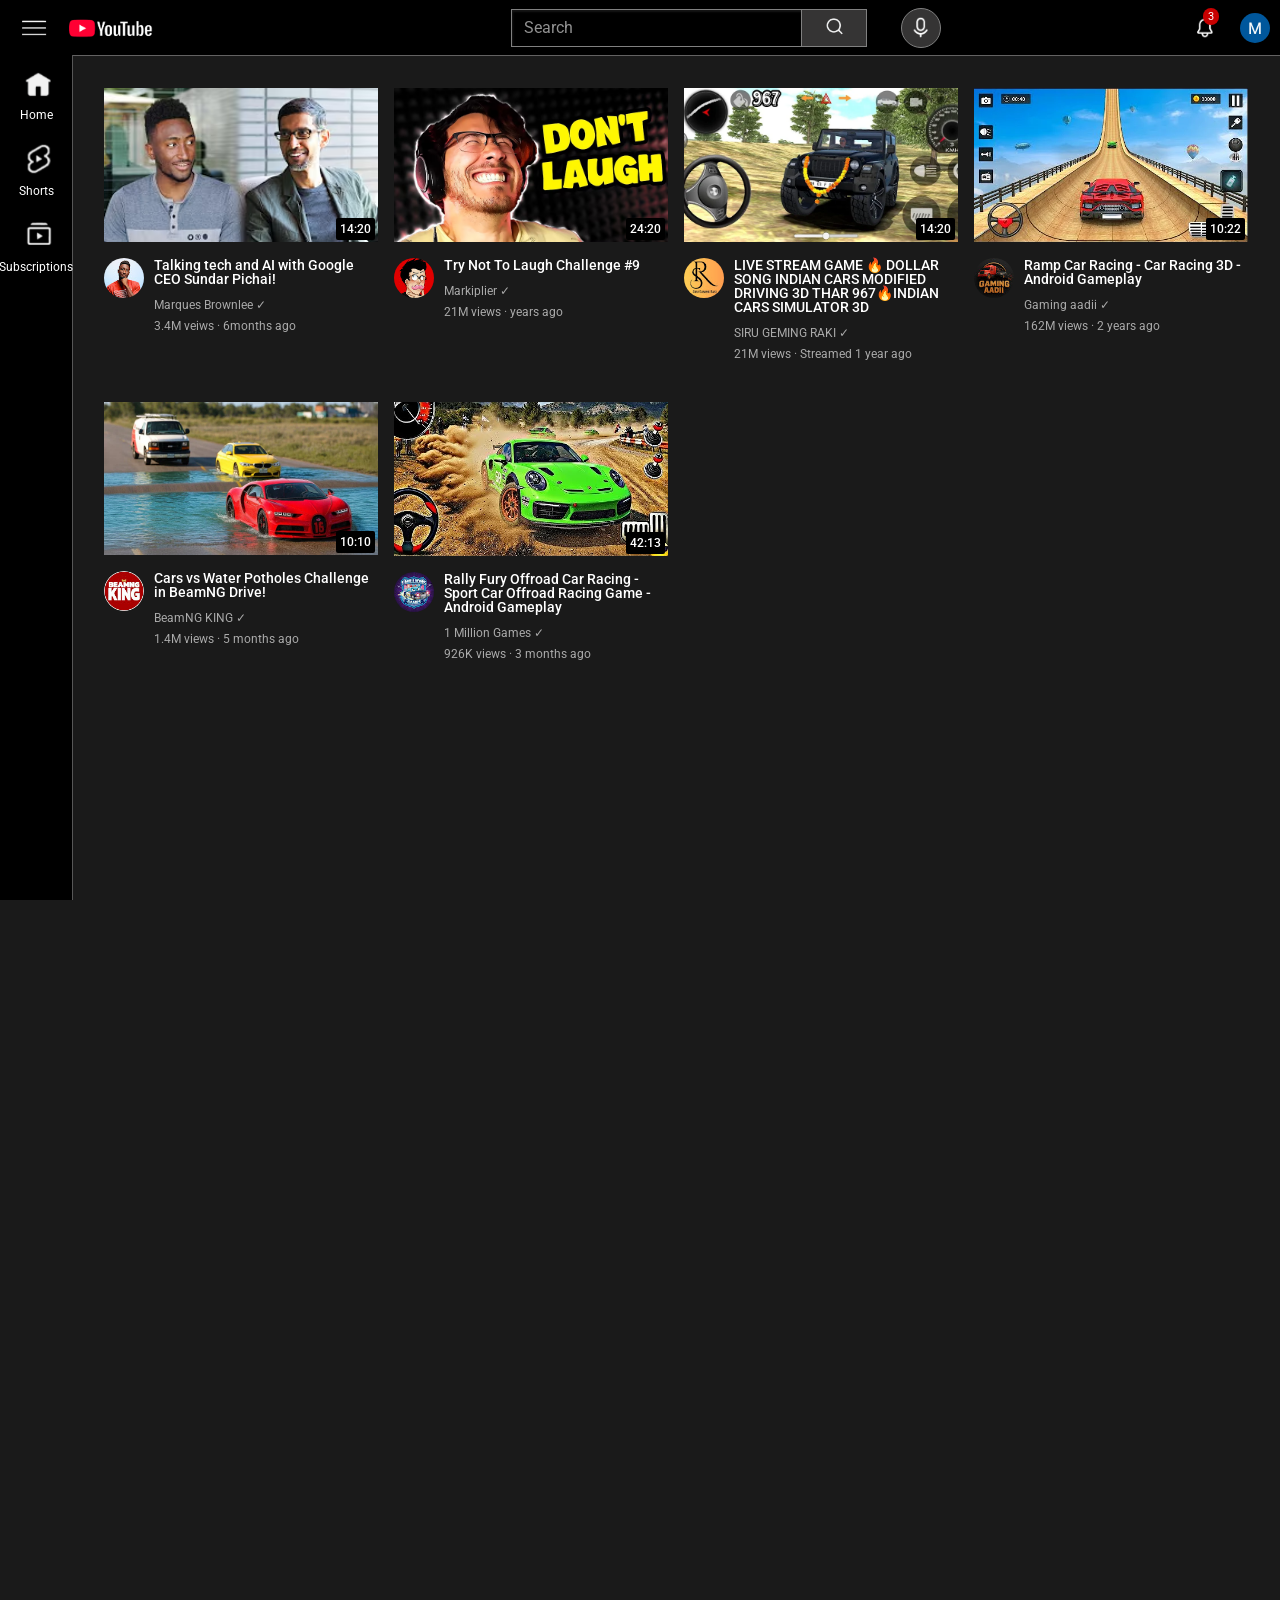
<file: index.html>
<!DOCTYPE html>
<html lang="en">
<head>
    <title>faaaasssssyyy</title>
    <link rel="preconnect" href="https://fonts.googleapis.com">
<link rel="preconnect" href="https://fonts.gstatic.com" crossorigin>
<link href="https://fonts.googleapis.com/css2?family=Roboto:ital,wght@0,100..900;1,100..900&display=swap" rel="stylesheet">

<link rel="stylesheet" href="./styles/general.css"/>
<link rel="stylesheet" href="./styles/header.css"/>
<link rel="stylesheet" href="./styles/video.css"/>
<link rel="stylesheet" href="./styles/side.css"/>
</head>
<body>
    <header class="header">
        <div class="left-section">
          <img class="hamburger" src="icons/hamberger.png">
          <img class="youtube-logo" src="icons/misss.png">
        </div>
        <div class="middle-section">
          <form class="middle-section" action="https://www.youtube.com/results">
            <input class="search-bar" type="text" placeholder="Search">
            <button class="search-button">
              <img class="search-icon" src="icons/sss1.png">
              <div class="tooltip">search</div>
            </button>
          </form>
          <button class="voice-search-button">
              <img class="voice-search" src="icons/voice.png">
              <div class="tooltip">search with your voice</div>
            </button>  
        </div>
        <div class="right-section">
          <div class="notification-icon-container">
            <img class="notification-icon" src="icons/sssa2.png">
            <div class="notification-count">3</div>
            <div class="tooltip">notifications</div>
          </div>
          <img class="profile-icon" src="icons/mhmd.jpg">
        </div>
        
    </header>

  <nav class="sidebar">
    <div class="sidebar-link">
      <img src="icons/home.png">
      <div>Home</div>
    </div>
    <div class="sidebar-link">
      <img src="icons/shorts.png">
      <div>Shorts</div>
    </div>
    <div class="sidebar-link">
      <img src="icons/subscription.png">
      <div>Subscriptions</div>
    </div>
    
  </nav>

    <main>
      <section  class="video-grid">
        <div class="video-preview">
        <div class="thumbnail-row">
            <img class="thumbnail" src="thumbnails/hqdefault.avif">

            <div class="video-time">14:20</div>

        </div>
        <div class="video-info-grid">
            <div class="channel-picture">
              <img class="profile-picture" src="thumbnails/channels4_profile.jpg">
            </div>
            <div class="video-info">
              <p class="video-title">
                Talking tech and AI with Google CEO Sundar Pichai!
               </p>
                <p class="video-writer">
                Marques Brownlee &#10003; 
               </p>
              <p class="video-cuts">
                3.4M veiws &#183; 6months ago
               </p>
            </div>


        </div>
            
            
    </div>

    <div class="video-preview">
        <div class="thumbnail-row">
            <img class="thumbnail" src="thumbnails/hq720.avif">
            <div class="video-time">24:20</div>
        </div>

        <div class="video-info-grid">
            <div class="channel-picture">
              <img class="profile-picture" src="thumbnails/laugh.jpg">

            </div>
            <div class="video-info">
              <p class="video-title">
                Try Not To Laugh Challenge #9
               </p>
                <p class="video-writer">
                Markiplier &#10003; 
               </p>
              <p class="video-cuts">
                21M views &#183; years ago
               </p>
            </div>


        </div>
            
            
    </div>

    <div class="video-preview">
        <div class="thumbnail-row">
            <img class="thumbnail" src="thumbnails/thumbnail-3.webp">

            <div class="video-time">14:20</div>
        </div>
        <div class="video-info-grid">
            <div class="channel-picture">
              <img class="profile-picture" src="thumbnails/channel-3.jpg">
            </div>
            <div class="video-info">
              <p class="video-title">
                LIVE STREAM GAME 🔥 DOLLAR SONG INDIAN CARS MODIFIED DRIVING 3D THAR 967🔥INDIAN CARS SIMULATOR 3D
               </p>
                <p class="video-writer">
                SIRU GEMING RAKI &#10003;
               </p>
              <p class="video-cuts">
                21M views &#183; Streamed 1 year ago
               </p>
            </div>


        </div>
            
            
    </div>

    <div class="video-preview">
        <div class="thumbnail-row">
            <img class="thumbnail" src="thumbnails/thumbnail-4.webp">

            <div class="video-time">10:22</div>
        </div>
        <div class="video-info-grid">
            <div class="channel-picture">
              <img class="profile-picture" src="thumbnails/channels-4.jpg">
            </div>
            <div class="video-info">
              <p class="video-title">
                Ramp Car Racing - Car Racing 3D - Android Gameplay
               </p>
                <p class="video-writer">
                Gaming aadii &#10003; 
               </p>
              <p class="video-cuts">
                162M views &#183; 2 years ago
               </p>
            </div>


        </div>
            
            
    </div>

    <div class="video-preview">
        <div class="thumbnail-row">
            <img class="thumbnail" src="thumbnails/thuumbnail-5.webp">
            
            <div class="video-time">10:10</div>
        </div>
        <div class="video-info-grid">
            <div class="channel-picture">
              <img class="profile-picture" src="thumbnails/channel-5.jpg">
            </div>
            <div class="video-info">
              <p class="video-title">
                Cars vs Water Potholes Challenge in BeamNG Drive!
               </p>
                <p class="video-writer">
                BeamNG KING &#10003; 
               </p>
              <p class="video-cuts">
                1.4M views &#183; 5 months ago
               </p>
            </div>


        </div>
            
            
    </div>

    <div class="video-preview">
        <div class="thumbnail-row">
            <img class="thumbnail" src="thumbnails/thumnail-6.webp">

            <div class="video-time">42:13</div>
        </div>
        <div class="video-info-grid">
            <div class="channel-picture">
              <img class="profile-picture" src="thumbnails/channel-6.jpg">
            </div>
            <div class="video-info">
              <p class="video-title">
                Rally Fury Offroad Car Racing - Sport Car Offroad Racing Game - Android Gameplay
               </p>
                <p class="video-writer">
                1 Million Games &#10003; 
               </p>
              <p class="video-cuts">
                926K views &#183; 3 months ago 
               </p>
            </div>


        </div>
            
            
    </div>
      </section>
    </main>
</body>
</html>
</file>
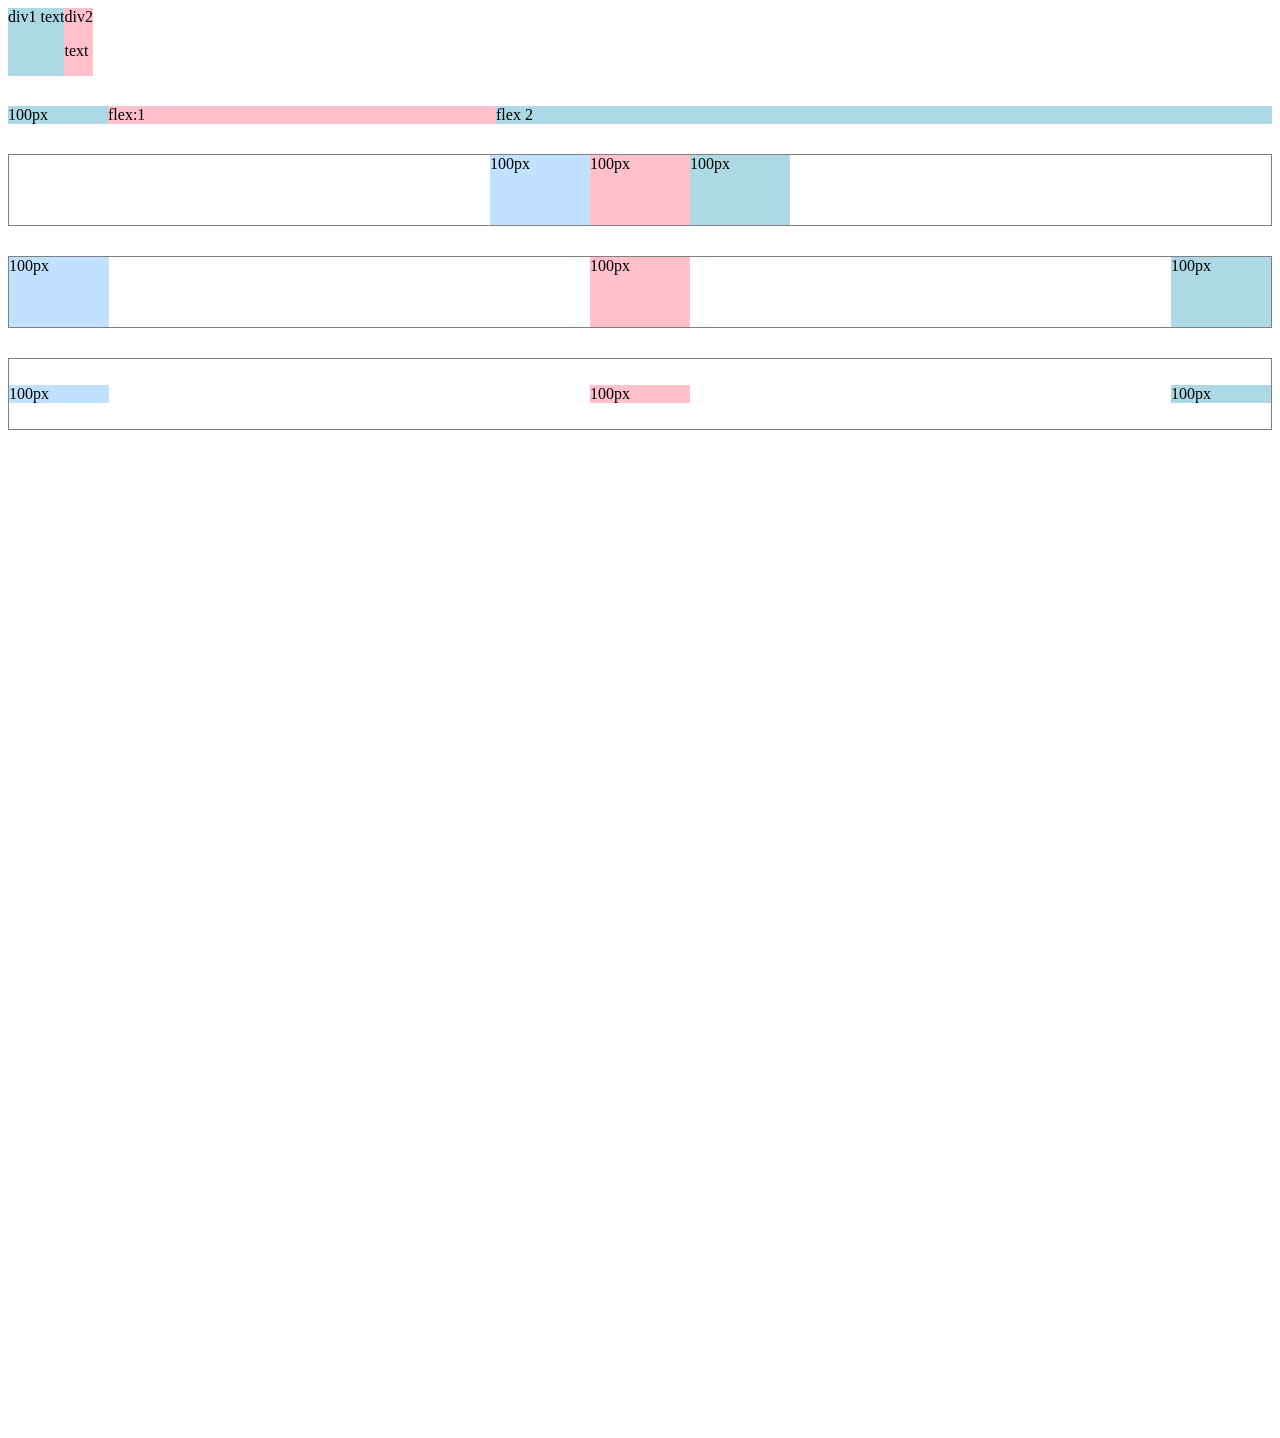
<file: felxbox.html>
<!DOCTYPE html>
<html>
    <head>
        <title>flexbox practice</title>
    </head>
    <body style="padding-bottom: 1000px;">
        <div style="
            display: flex;
            flex-direction: row;
            ">
            <div style="background-color: lightblue;">div1 text</div>
            <div style="background-color: pink;">div2 <p>text</p></div>
        </div>

                <div style="
                    margin-top: 30px;
                    display: flex;
                    flex-direction: row;
                    ">
                    <div style="
                    width: 100px;
                    background-color: lightblue;
                    ">100px</div>
                    <div style="
                    flex: 1;
                    background-color: pink;">flex:1</div>
                    <div style="
                    flex: 2;
                    background-color: lightblue;
                    ">flex 2</div>
                </div>
                    <div style="
                        margin-top: 30px;
                        height: 70px;
                        border-width: 1px;
                        border-style: solid;
                        border-color: grey;
                        display: flex;
                        flex-direction: row;
                        justify-content: center;
                        ">
                        <div style="
                        width: 100px;
                        background-color: rgb(192, 225, 255);">100px</div>
                        <div style="
                        width: 100px;
                        background-color: pink;
                        ">100px</div>
                        <div style="
                        width: 100px;
                        background-color: lightblue;
                        ">100px</div>
                    </div>

                        <div style="
                            margin-top: 30px;
                            height: 70px;
                            border-width: 1px;
                            border-style: solid;
                            border-color: grey;
                            display: flex;
                            flex-direction: row;
                            justify-content: space-between;
                            ">
                            <div style="
                            width: 100px;
                            background-color: rgb(192, 225, 255);">100px</div>
                            <div style="
                            width: 100px;
                            background-color: pink;
                            ">100px</div>
                            <div style="
                            width: 100px;
                            background-color: lightblue;
                            ">100px</div>
                        </div>

                            <div style="
                                margin-top: 30px;
                                height: 70px;
                                border-width: 1px;
                                border-style: solid;
                                border-color: grey;
                                display: flex;
                                flex-direction: row;
                                justify-content: space-between;
                                align-items: center;
                                ">
                                <div style="
                                width: 100px;
                                background-color: rgb(192, 225, 255);">100px</div>
                                <div style="
                                width: 100px;
                                background-color: pink;
                                ">100px</div>
                                <div style="
                                width: 100px;
                                background-color: lightblue;
                                ">100px</div>
                            </div>
        
    </body>
</html>
</file>
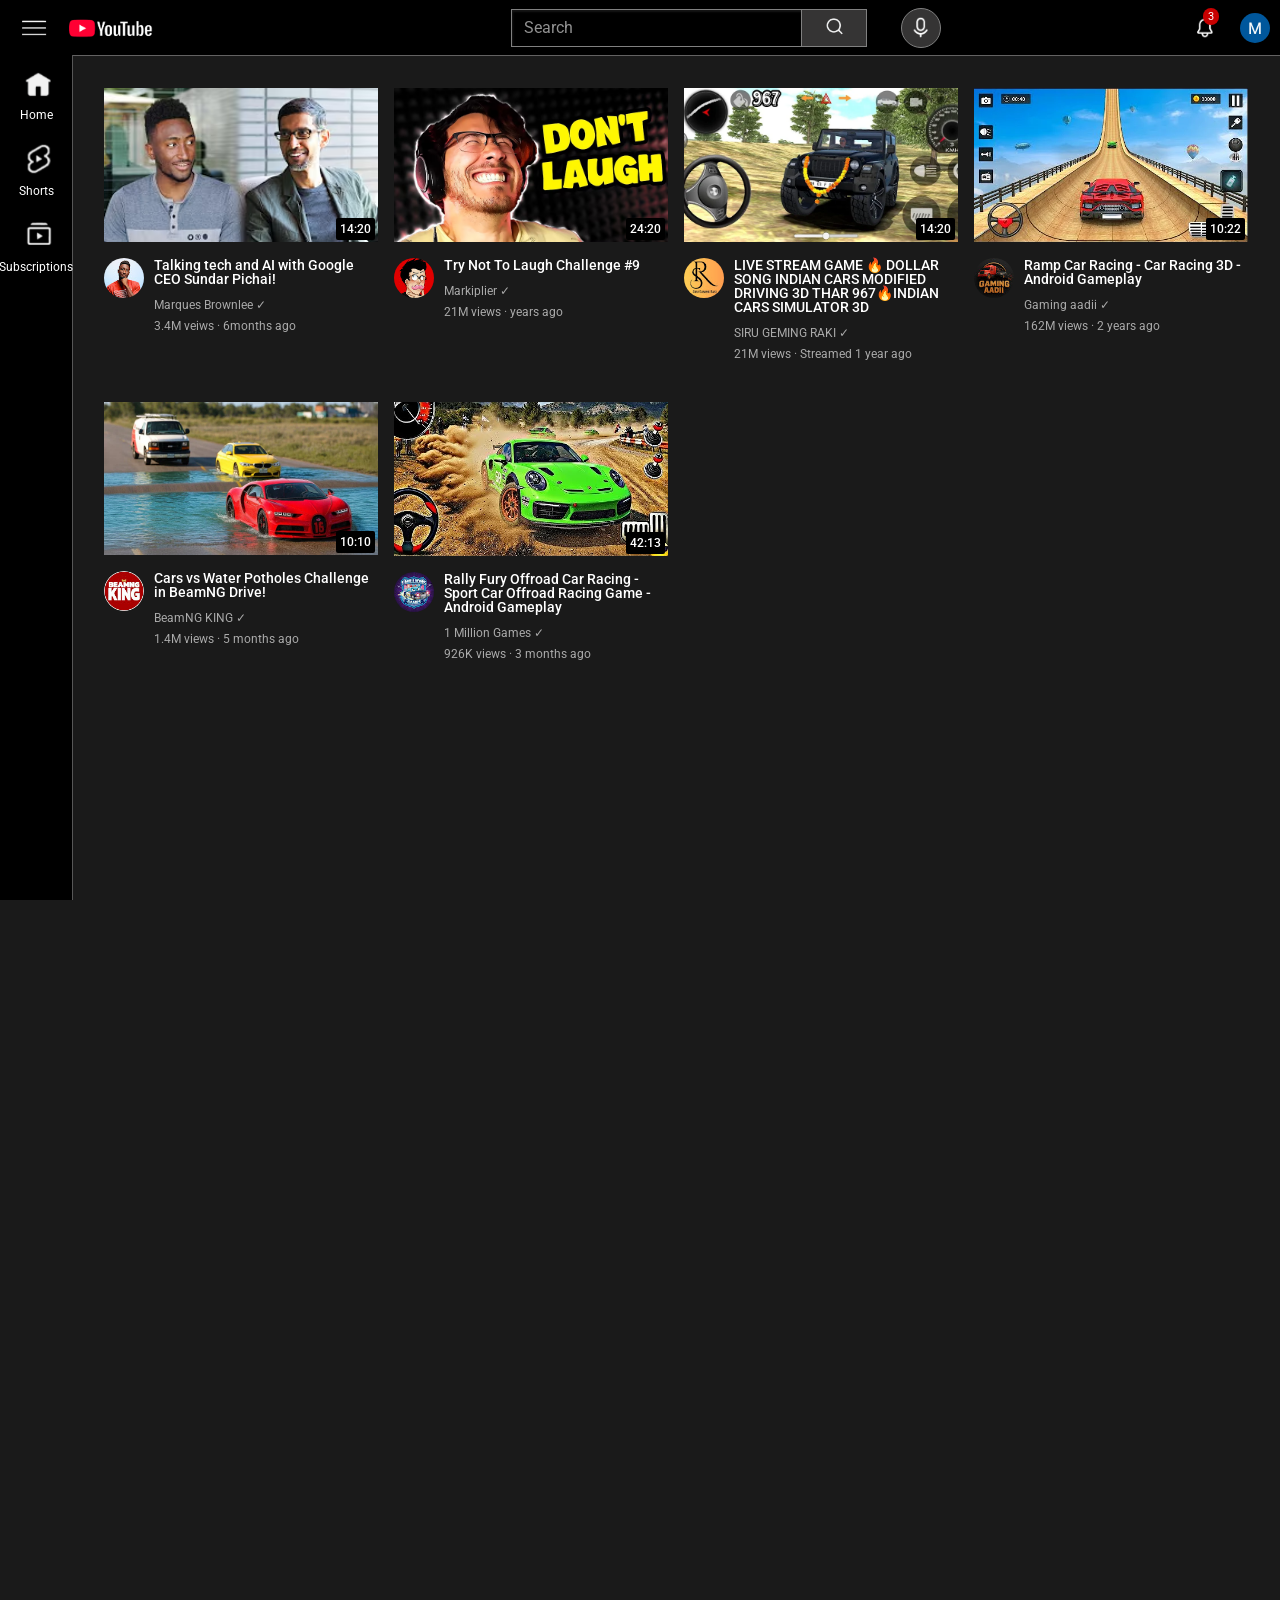
<file: mister.html>
<!DOCTYPE html>
<html lang="en">
<head>
    <title>faaaasssssyyy</title>
    <link rel="preconnect" href="https://fonts.googleapis.com">
<link rel="preconnect" href="https://fonts.gstatic.com" crossorigin>
<link href="https://fonts.googleapis.com/css2?family=Roboto:ital,wght@0,100..900;1,100..900&display=swap" rel="stylesheet">

<link rel="stylesheet" href="./styles/general.css"/>
<link rel="stylesheet" href="./styles/header.css"/>
<link rel="stylesheet" href="./styles/video.css"/>
<link rel="stylesheet" href="./styles/side.css"/>
</head>
<body>
    <header class="header">
        <div class="left-section">
          <img class="hamburger" src="icons/hamberger.png">
          <img class="youtube-logo" src="icons/misss.png">
        </div>
        <div class="middle-section">
          <form class="middle-section" action="https://www.youtube.com/results">
            <input class="search-bar" type="text" placeholder="Search">
            <button class="search-button">
              <img class="search-icon" src="icons/sss1.png">
              <div class="tooltip">search</div>
            </button>
          </form>
          <button class="voice-search-button">
              <img class="voice-search" src="icons/voice.png">
              <div class="tooltip">search with your voice</div>
            </button>  
        </div>
        <div class="right-section">
          <div class="notification-icon-container">
            <img class="notification-icon" src="icons/sssa2.png">
            <div class="notification-count">3</div>
            <div class="tooltip">notifications</div>
          </div>
          <img class="profile-icon" src="icons/mhmd.jpg">
        </div>
        
    </header>

  <nav class="sidebar">
    <div class="sidebar-link">
      <img src="icons/home.png">
      <div>Home</div>
    </div>
    <div class="sidebar-link">
      <img src="icons/shorts.png">
      <div>Shorts</div>
    </div>
    <div class="sidebar-link">
      <img src="icons/subscription.png">
      <div>Subscriptions</div>
    </div>
    
  </nav>

    <main>
      <section  class="video-grid">
        <div class="video-preview">
        <div class="thumbnail-row">
            <img class="thumbnail" src="thumbnails/hqdefault.avif">

            <div class="video-time">14:20</div>

        </div>
        <div class="video-info-grid">
            <div class="channel-picture">
              <img class="profile-picture" src="thumbnails/channels4_profile.jpg">
            </div>
            <div class="video-info">
              <p class="video-title">
                Talking tech and AI with Google CEO Sundar Pichai!
               </p>
                <p class="video-writer">
                Marques Brownlee &#10003; 
               </p>
              <p class="video-cuts">
                3.4M veiws &#183; 6months ago
               </p>
            </div>


        </div>
            
            
    </div>

    <div class="video-preview">
        <div class="thumbnail-row">
            <img class="thumbnail" src="thumbnails/hq720.avif">
            <div class="video-time">24:20</div>
        </div>

        <div class="video-info-grid">
            <div class="channel-picture">
              <img class="profile-picture" src="thumbnails/laugh.jpg">

            </div>
            <div class="video-info">
              <p class="video-title">
                Try Not To Laugh Challenge #9
               </p>
                <p class="video-writer">
                Markiplier &#10003; 
               </p>
              <p class="video-cuts">
                21M views &#183; years ago
               </p>
            </div>


        </div>
            
            
    </div>

    <div class="video-preview">
        <div class="thumbnail-row">
            <img class="thumbnail" src="thumbnails/thumbnail-3.webp">

            <div class="video-time">14:20</div>
        </div>
        <div class="video-info-grid">
            <div class="channel-picture">
              <img class="profile-picture" src="thumbnails/channel-3.jpg">
            </div>
            <div class="video-info">
              <p class="video-title">
                LIVE STREAM GAME 🔥 DOLLAR SONG INDIAN CARS MODIFIED DRIVING 3D THAR 967🔥INDIAN CARS SIMULATOR 3D
               </p>
                <p class="video-writer">
                SIRU GEMING RAKI &#10003;
               </p>
              <p class="video-cuts">
                21M views &#183; Streamed 1 year ago
               </p>
            </div>


        </div>
            
            
    </div>

    <div class="video-preview">
        <div class="thumbnail-row">
            <img class="thumbnail" src="thumbnails/thumbnail-4.webp">

            <div class="video-time">10:22</div>
        </div>
        <div class="video-info-grid">
            <div class="channel-picture">
              <img class="profile-picture" src="thumbnails/channels-4.jpg">
            </div>
            <div class="video-info">
              <p class="video-title">
                Ramp Car Racing - Car Racing 3D - Android Gameplay
               </p>
                <p class="video-writer">
                Gaming aadii &#10003; 
               </p>
              <p class="video-cuts">
                162M views &#183; 2 years ago
               </p>
            </div>


        </div>
            
            
    </div>

    <div class="video-preview">
        <div class="thumbnail-row">
            <img class="thumbnail" src="thumbnails/thuumbnail-5.webp">
            
            <div class="video-time">10:10</div>
        </div>
        <div class="video-info-grid">
            <div class="channel-picture">
              <img class="profile-picture" src="thumbnails/channel-5.jpg">
            </div>
            <div class="video-info">
              <p class="video-title">
                Cars vs Water Potholes Challenge in BeamNG Drive!
               </p>
                <p class="video-writer">
                BeamNG KING &#10003; 
               </p>
              <p class="video-cuts">
                1.4M views &#183; 5 months ago
               </p>
            </div>


        </div>
            
            
    </div>

    <div class="video-preview">
        <div class="thumbnail-row">
            <img class="thumbnail" src="thumbnails/thumnail-6.webp">

            <div class="video-time">42:13</div>
        </div>
        <div class="video-info-grid">
            <div class="channel-picture">
              <img class="profile-picture" src="thumbnails/channel-6.jpg">
            </div>
            <div class="video-info">
              <p class="video-title">
                Rally Fury Offroad Car Racing - Sport Car Offroad Racing Game - Android Gameplay
               </p>
                <p class="video-writer">
                1 Million Games &#10003; 
               </p>
              <p class="video-cuts">
                926K views &#183; 3 months ago 
               </p>
            </div>


        </div>
            
            
    </div>
      </section>
    </main>
</body>
</html>
</file>
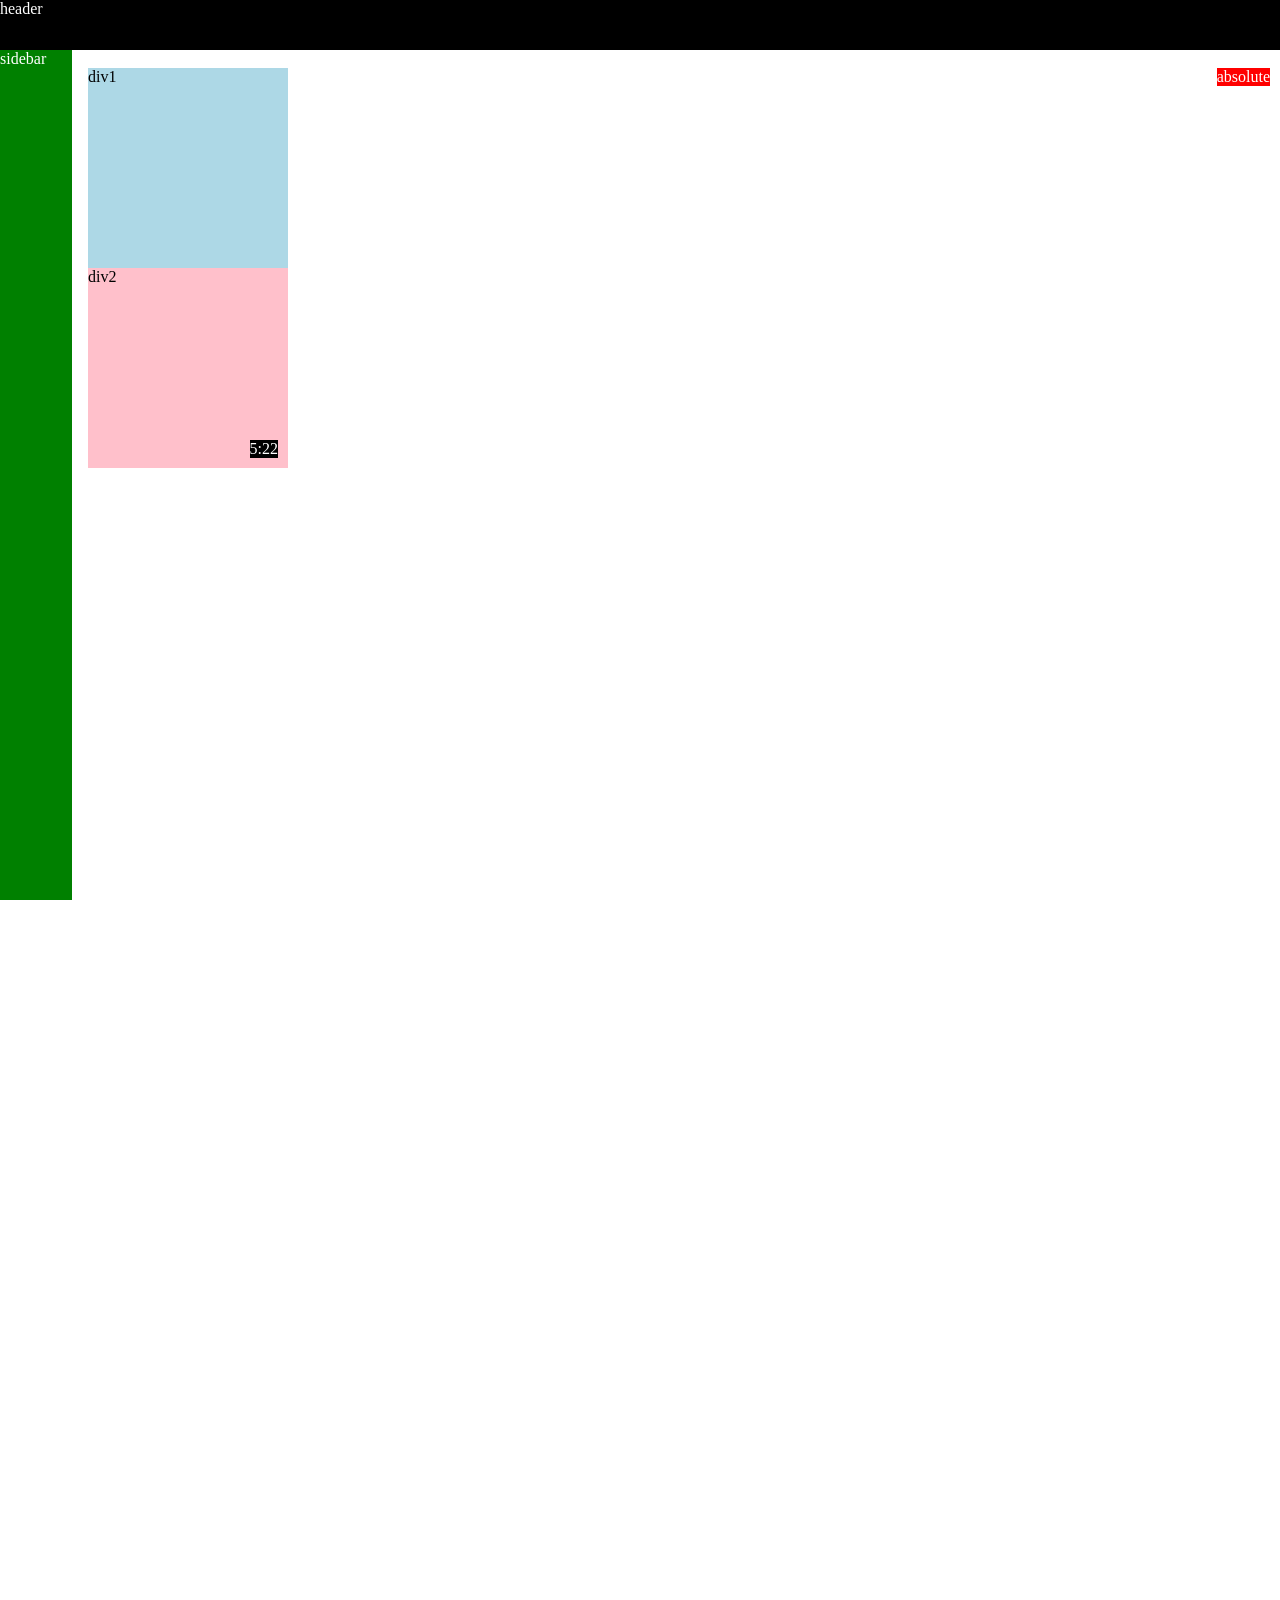
<file: position.html>
<!DOCTYPE html>
<html lang="en">
<head>
    <meta charset="UTF-8">
    <meta name="viewport" content="width=device-width, initial-scale=1.0">
    <title>position practice</title>
</head>
<body style="
height: 3000px;
padding-top: 60px;
padding-left: 80px;
">
    <div style="
        background-color:#000000;
        color: #fff;
        position: fixed;
        top: 0;
        left: 0;
        right: 0;
        height: 50px;
        ">header</div>

        <div style="
        background-color: green;
        color: white;
        position: fixed;
        left: 0;
        bottom: 0;
        top: 50px;
        width: 72px;
        ">
            sidebar
        </div>

        <div style="
          position: absolute;
          background-color: red;
          color: white;
          right: 10px;
          


        ">
            absolute
        </div>

    <div style="
    background-color: lightblue;
    height: 200px;
    width: 200px;
    position: static;
        ">div1</div>
    <div style="
    background-color: pink;
    height: 200px;
    width: 200px;
    position: relative;
    ">
    div2

    <div style="
          position: absolute;
          background-color: rgb(0, 0, 0);
          color: white;
          right: 10px;
          bottom: 10px;
          
          ">
            5:22
        </div>

</div>
</body>
</html>
</file>
<file: styles/general.css>
p {
            font-family: roboto,arial;
            margin-top: 0;
            margin-bottom: 0;
        }

        body {
            margin-bottom: 1000px;
            padding-left: 96px;
            padding-top: 80px;
            padding-right: 24px;
            background-color: rgb(26, 26, 26);
        }
</file>
<file: styles/header.css>
.header {
    height: 55px;
    display: flex;
    flex-direction: row;
    justify-content: space-between;

    position: fixed;
    top: 0;
    left: 0;
    right: 0;

    background-color: black;
    border-bottom: 0.7px solid rgb(99, 98, 98);
    z-index: 3;

}


.left-section {
    display: flex;
    align-items: center;
}

.hamburger {
    height: 20px;
    margin-left: 8px;
    margin-right: 8px;
}

.youtube-logo {
    height: 20px;
}


.middle-section {
    flex: 1;
    margin-left: 70px;
    margin-right: 30px;
    max-width: 500px;
    display: flex;
    
    flex-direction: row;
    align-items: center;
}

.search-icon {
    height: 25px;
}

.search-bar {
    flex: 1;
    height: 34px;
    padding-left: 12px;
    font-size: 16px;
    border: 1px solid grey;
    box-shadow: inset 1px 2px 2px rgba(148, 148, 148,0.15);
    background-color: black;
    color: rgb(255, 255, 255);
}

.search-bar::placeholder {
    color: rgb(145, 145, 145);
    font-family: roboto, Arial;
    font-size: 16px;
}

.search-button {
    height: 38px;
    width: 66px;
    background-color: rgb(53, 52, 52);
    border: 1px solid grey;
    margin-left: -1px;

}

.search-button,
.voice-search-button,
.notification-icon-container {
    position: relative;
    display: flex;
    justify-content: center;
    align-items: center;
}

.search-button .tooltip,
.voice-search-button .tooltip,
.notification-icon-container .tooltip {
    position: absolute;
    background-color: grey;
    color: white;
    padding-top: 4px;
    padding-bottom: 4px;
    padding-left: 8px;
    padding-right: 8px;
    border-radius: 2px;
    font-size: 12px;
    bottom: -30px;
    opacity: 0;
    pointer-events: none;
    transition: opacity 0.5s;
    white-space: nowrap;
}

.search-button:hover .tooltip,
.voice-search-button:hover .tooltip,
.notification-icon-container:hover:hover .tooltip {
    opacity: 1;
}

.voice-search-button {
    width: 40px;
    height: 40px;
    background-color: rgb(53, 52, 52);
    border: 1px solid grey;
    border-radius: 50px;
    margin-left: 4px;
}

.voice-search {
    width: 30px;

}
.right-section {
    width: 80px;
    display: flex;
    align-items: center;
    justify-content: space-between;
    margin-right: 10px;
    flex-shrink: 0;
}

.notification-icon {
    height: 30px;
}

.notification-icon-container {
    position: relative;
}

.notification-count {
    background-color: rgb(200, 0, 0);
    right: 2px;
    top: -5px;
    color: white;
    position: absolute;
    font-family: roboto, Arial;
    font-size: 11px;
    padding-left: 5px;
    padding-right: 5px;
    padding-top: 2px;
    padding-bottom: 2px;
    border-radius: 10px;
}

 .profile-icon {
    height: 30px;
    border-radius: 20px;
}
</file>
<file: styles/video.css>
.thumbnail {
            width: 100%;
        }

        .video-title {
            color: white;
            margin-top: 0;
            font-size: 14px;
            font-weight: 500;
            line-height: 14px;
            margin-bottom: 12px;
        }


        .video-cuts {
            display: inline-block;
        }

        .video-writer {
            display: block;
        }

        .video-info-grid {
            display: grid;
            grid-template-columns: 50px 1fr;
        }
        
        .profile-picture {
            width: 40px;
            border-radius: 50px;
         }

         .thumbnail-row {
            margin-bottom: 12px;
            position: relative;
         }

         .video-writer,
         .video-cuts {
            font-size: 12px;
            color: rgb(170, 170, 170);
         }

         .video-writer {
            margin-bottom: 4px;
         }
         
         .video-grid {
            display: grid;
            grid-template-columns: 1fr 1fr 1fr;
            column-gap: 16px;
            row-gap: 40px;
         }

         @media (max-width: 750px) {
            .video-grid {
                grid-template-columns: 1fr 1fr;
            }
         }

         @media (min-width: 751px) and (max-width: 999px)  {
            .video-grid {
                grid-template-columns: 1fr 1fr 1fr;
            }
         }

         @media (min-width: 1000px) {
            .video-grid {
                grid-template-columns: 1fr 1fr 1fr 1fr;
            }
         }

         .video-time  {
            padding: 4px;
            font-family: roboto, Arial;
            font-size: 12px;
            font-weight: 500;
            background-color: black;
            color: hsl(0, 0%, 100%);
            position: absolute;
            bottom: 6px;
            right: 3px;
            border-radius: 2px;
         }
</file>
<file: styles/side.css>
.sidebar  {
    position: fixed;
    left: 0;
    bottom: 0;
    top: 55px;
    background-color: black;
    color: rgb(255, 255, 255);
    width: 72px;
    border-right: 0.5px solid rgb(87, 87, 87);
    z-index: 200;
}

.sidebar-link {
    height: 76px;
    display: flex;
    justify-content: center;
    align-items: center;
    flex-direction: column;
    cursor: pointer;
}

.sidebar-link:hover  {
    background-color: rgb(66, 66, 66);
}

.sidebar-link img {
    height: 40px;
    margin-bottom: 4px;
}

.sidebar-link div {
    font-family: roboto, Arial;
    font-size: 12px;

}
</file>
